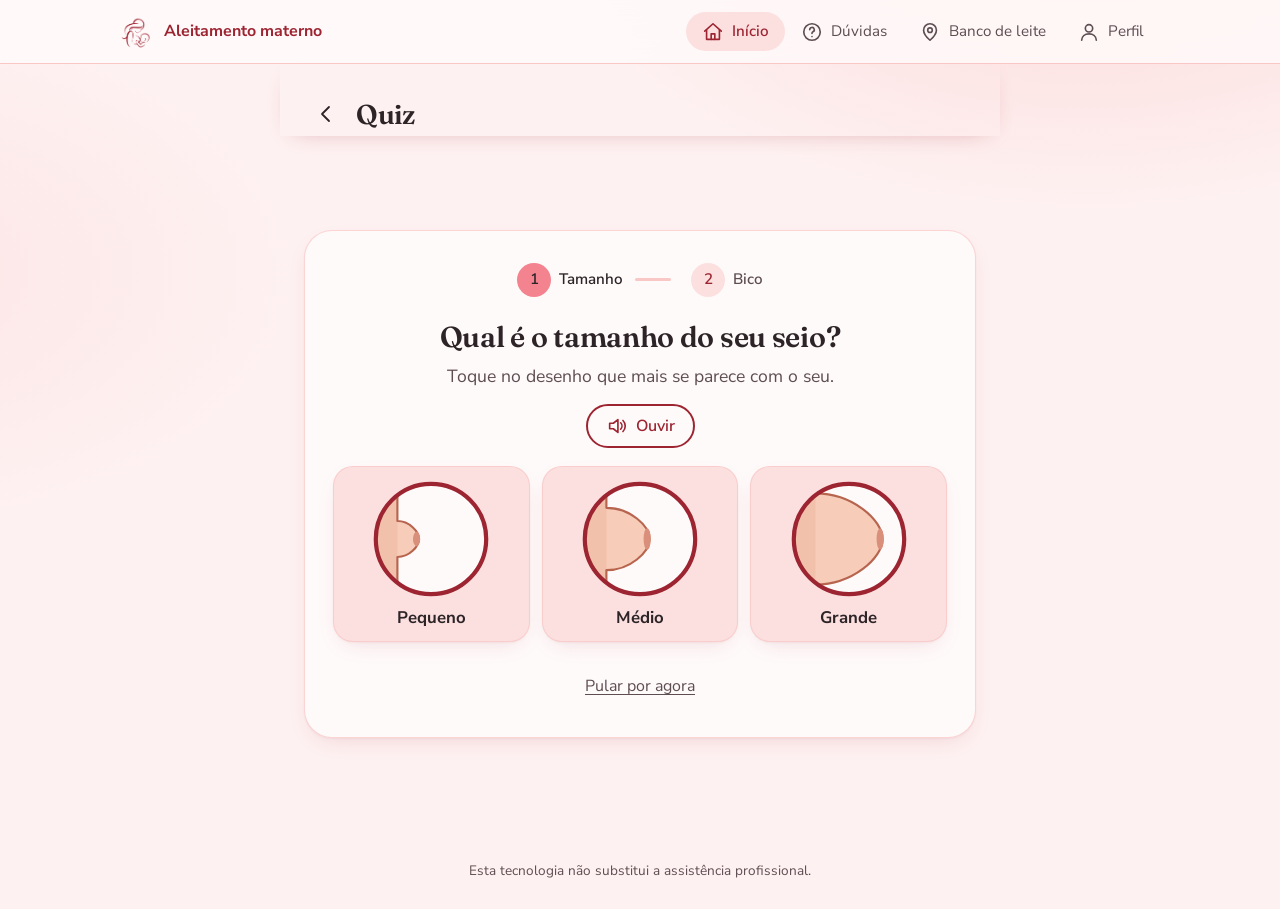
<file: index.html>
<!doctype html>
<html lang="pt-BR">
<head>
  <meta charset="utf-8">
  <meta name="viewport" content="width=device-width, initial-scale=1">
  <meta name="theme-color" content="#f9b9b9">
  <link rel="icon" href="imagens/favicon.png" type="image/png">
  <title>Início - Aleitamento materno</title>
  <link rel="preconnect" href="https://fonts.googleapis.com">
  <link rel="preconnect" href="https://fonts.gstatic.com" crossorigin>
  <link rel="stylesheet" href="https://fonts.googleapis.com/css2?family=Fraunces:opsz,wght@9..144,500;9..144,600&family=Nunito+Sans:wght@400;600;700&display=swap">
  <link rel="stylesheet" href="css/estilo.css">
  <script src="js/conteudo.js" defer></script>
  <script src="js/desenhos.js" defer></script>
  <script src="js/app.js" defer></script>
</head>
<body data-pagina="inicio" data-secao="inicio">
  <main class="conteudo">
    <section class="hero">
      <img class="logo-hero" src="imagens/logo.png" alt="" width="150" height="141">
      <h1>Aleitamento materno</h1>
      <p>Orientação para você e para o seu bebê</p>
    </section>
    <div id="area-quiz"></div>
    <h2 class="subtitulo">Ou escolha o tipo do seu bico</h2>
    <nav class="grade-tipos" id="lista-tipos" aria-label="Tipos de bico do seio"></nav>
    <h2 class="subtitulo">Atalhos</h2>
    <div class="lista" id="lista-atalhos"></div>
  </main>
</body>
</html>
</file>
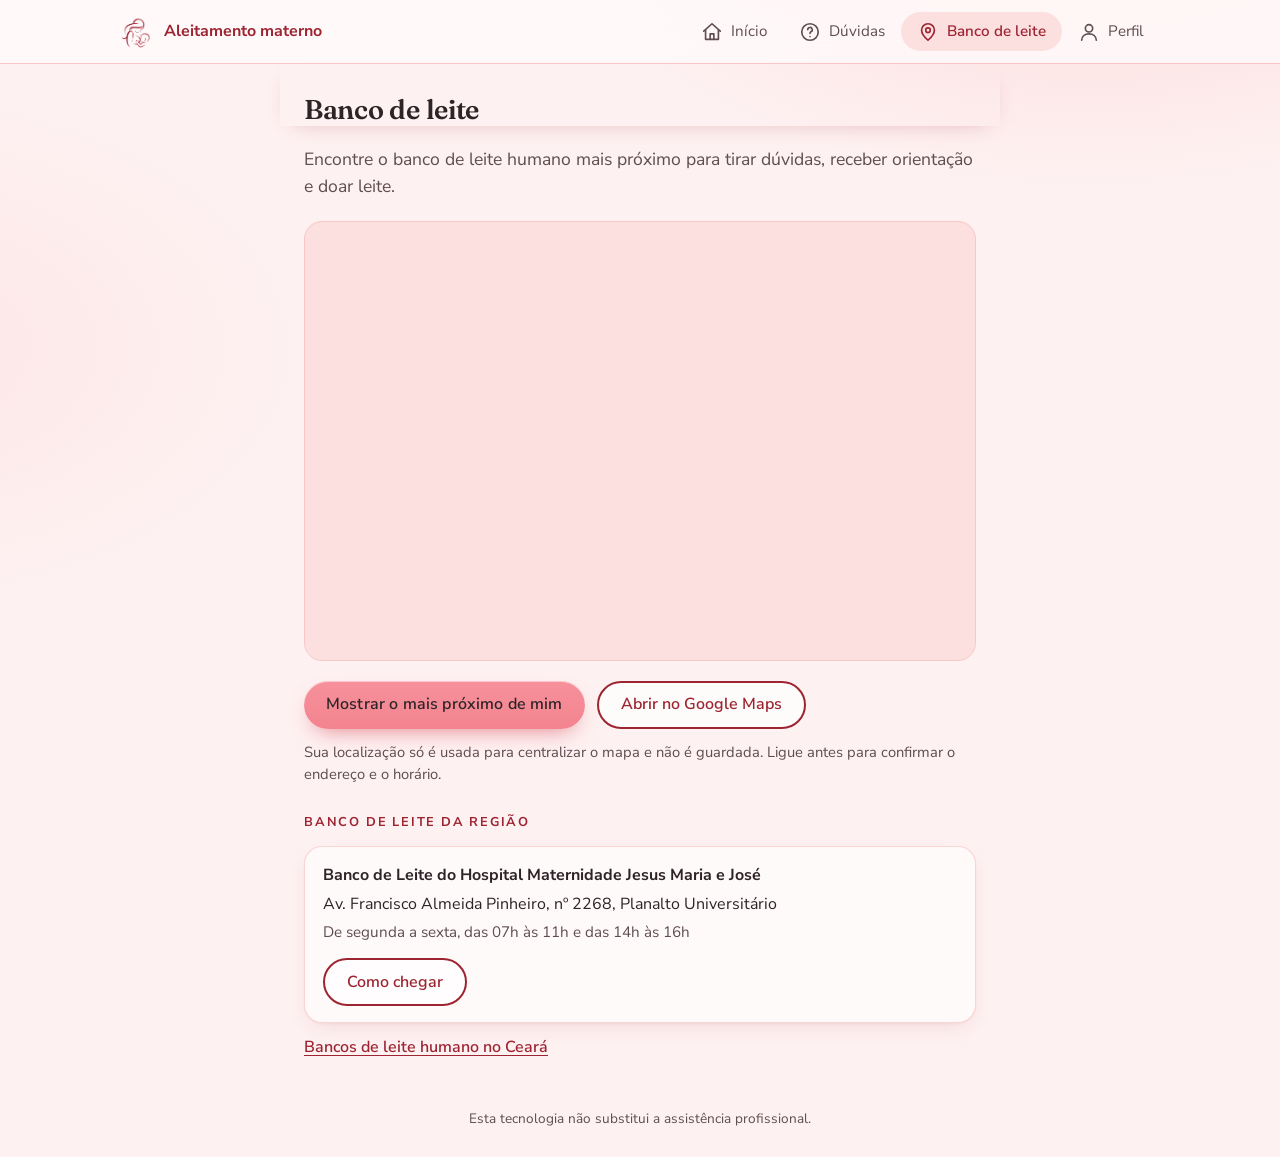
<file: bancos.html>
<!doctype html>
<html lang="pt-BR">
<head>
  <meta charset="utf-8">
  <meta name="viewport" content="width=device-width, initial-scale=1">
  <meta name="theme-color" content="#f9b9b9">
  <link rel="icon" href="imagens/favicon.png" type="image/png">
  <title>Banco de leite - Aleitamento materno</title>
  <link rel="preconnect" href="https://fonts.googleapis.com">
  <link rel="preconnect" href="https://fonts.gstatic.com" crossorigin>
  <link rel="stylesheet" href="https://fonts.googleapis.com/css2?family=Fraunces:opsz,wght@9..144,500;9..144,600&family=Nunito+Sans:wght@400;600;700&display=swap">
  <link rel="stylesheet" href="css/estilo.css">
  <script src="js/conteudo.js" defer></script>
  <script src="js/app.js" defer></script>
</head>
<body data-pagina="bancos" data-secao="bancos">
  <header class="topo">
    <h1>Banco de leite</h1>
  </header>
  <main class="conteudo">
    <p class="introducao">Encontre o banco de leite humano mais próximo para tirar dúvidas, receber orientação e doar leite.</p>
    <div id="mapa-bancos"></div>
    <h2 class="subtitulo">Banco de leite da região</h2>
    <div id="lista-bancos"></div>
    <a class="link-externo" href="https://www.ce.gov.br/saude/doeleitehumano/" target="_blank" rel="noopener">Bancos de leite humano no Ceará</a>
  </main>
  <footer class="rodape-aviso" data-aviso></footer>
</body>
</html>
</file>
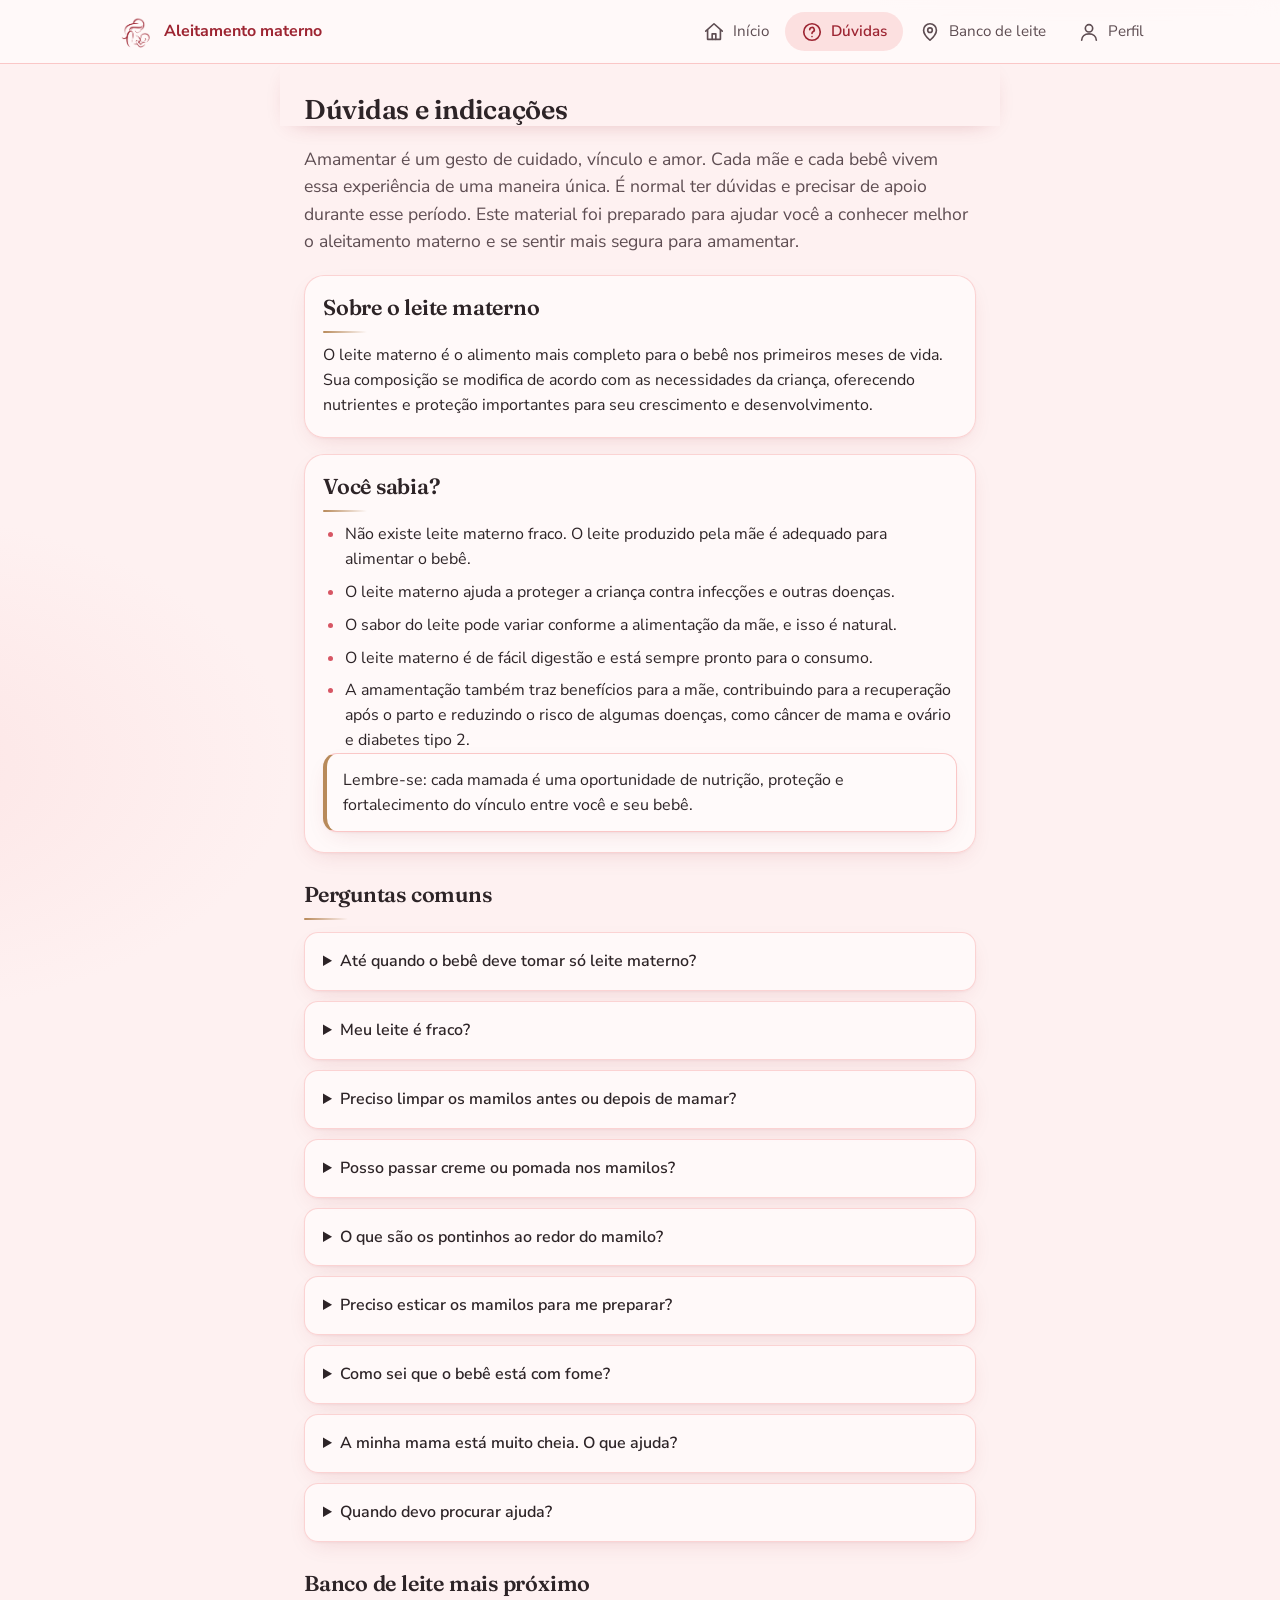
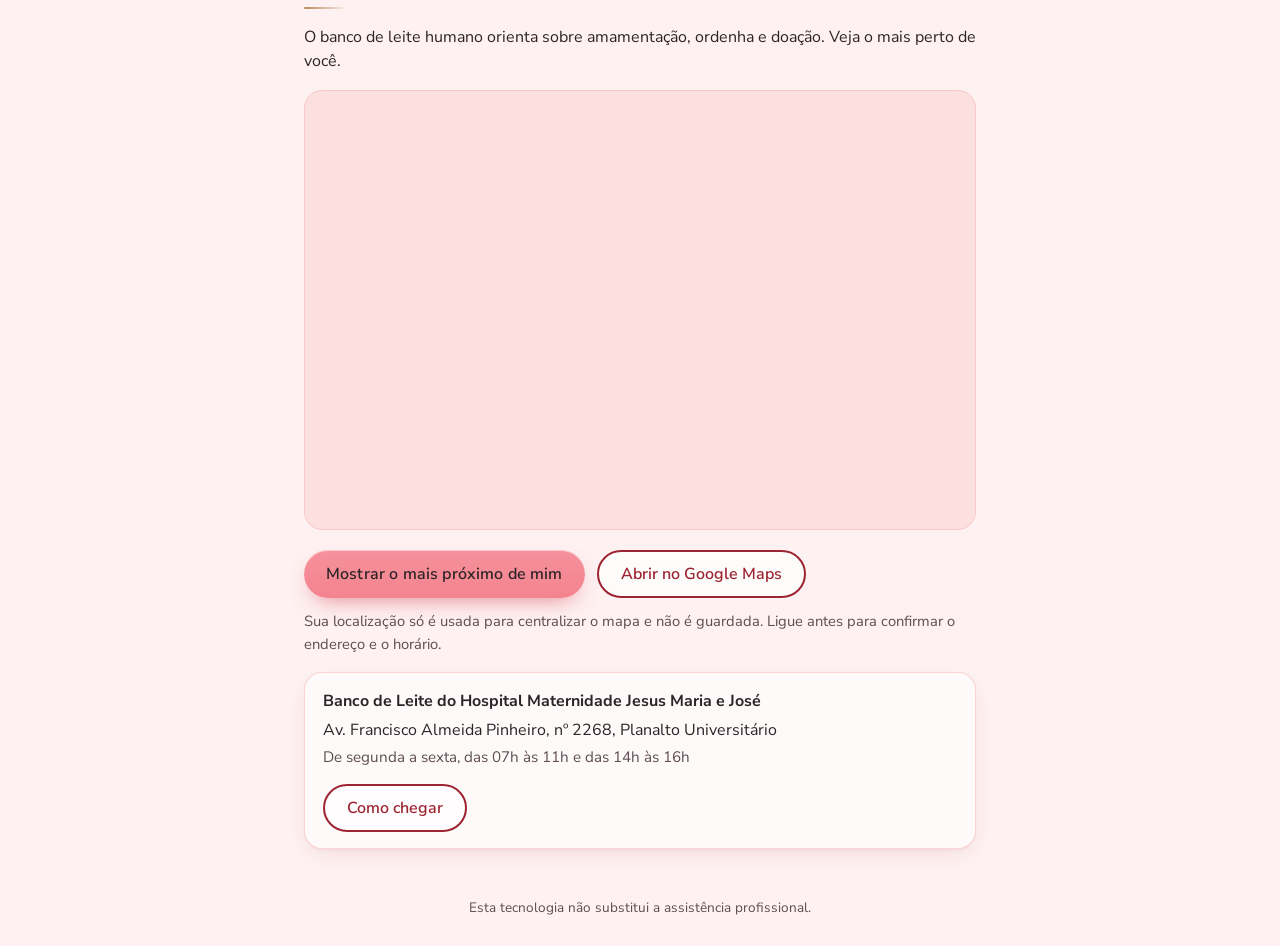
<file: duvidas.html>
<!doctype html>
<html lang="pt-BR">
<head>
  <meta charset="utf-8">
  <meta name="viewport" content="width=device-width, initial-scale=1">
  <meta name="theme-color" content="#f9b9b9">
  <link rel="icon" href="imagens/favicon.png" type="image/png">
  <title>Dúvidas e indicações - Aleitamento materno</title>
  <link rel="preconnect" href="https://fonts.googleapis.com">
  <link rel="preconnect" href="https://fonts.gstatic.com" crossorigin>
  <link rel="stylesheet" href="https://fonts.googleapis.com/css2?family=Fraunces:opsz,wght@9..144,500;9..144,600&family=Nunito+Sans:wght@400;600;700&display=swap">
  <link rel="stylesheet" href="css/estilo.css">
  <script src="js/conteudo.js" defer></script>
  <script src="js/app.js" defer></script>
</head>
<body data-pagina="duvidas" data-secao="duvidas">
  <header class="topo">
    <h1>Dúvidas e indicações</h1>
  </header>
  <main class="conteudo">
    <div id="lista-duvidas"></div>
    <section class="secao">
      <h2>Banco de leite mais próximo</h2>
      <p>O banco de leite humano orienta sobre amamentação, ordenha e doação. Veja o mais perto de você.</p>
      <div id="mapa-bancos"></div>
      <div id="lista-bancos"></div>
    </section>
  </main>
  <footer class="rodape-aviso" data-aviso></footer>
</body>
</html>
</file>
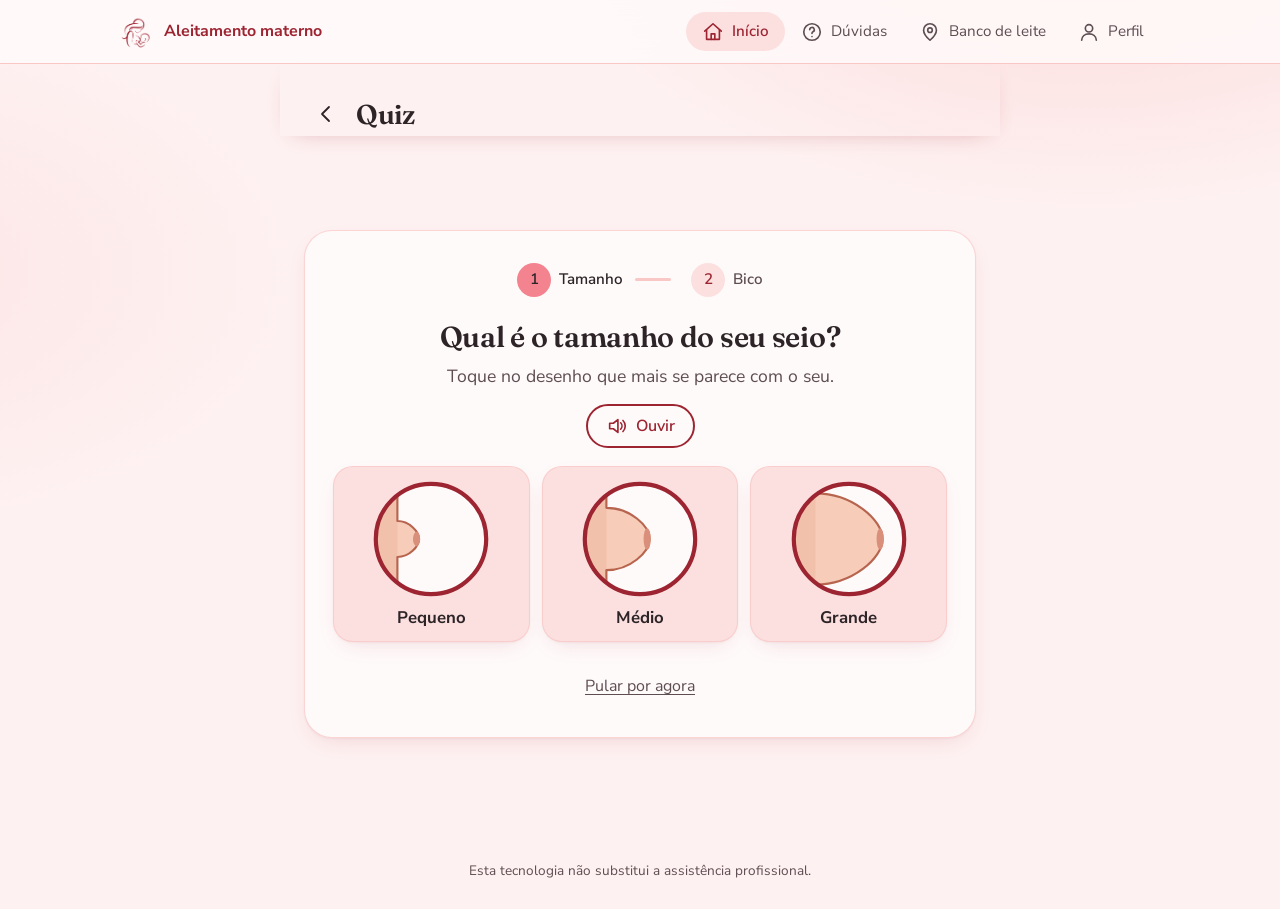
<file: modulo.html>
<!doctype html>
<html lang="pt-BR">
<head>
  <meta charset="utf-8">
  <meta name="viewport" content="width=device-width, initial-scale=1">
  <meta name="theme-color" content="#f9b9b9">
  <link rel="icon" href="imagens/favicon.png" type="image/png">
  <title>Módulo - Aleitamento materno</title>
  <link rel="preconnect" href="https://fonts.googleapis.com">
  <link rel="preconnect" href="https://fonts.gstatic.com" crossorigin>
  <link rel="stylesheet" href="https://fonts.googleapis.com/css2?family=Fraunces:opsz,wght@9..144,500;9..144,600&family=Nunito+Sans:wght@400;600;700&display=swap">
  <link rel="stylesheet" href="css/estilo.css">
  <script src="js/conteudo.js" defer></script>
  <script src="js/app.js" defer></script>
</head>
<body data-pagina="modulo" data-secao="inicio">
  <header class="topo">
    <a class="botao-icone" href="index.html" data-voltar aria-label="Voltar" data-icone="voltar"></a>
    <h1 id="titulo-modulo">Módulo</h1>
  </header>
  <main class="conteudo" id="conteudo-modulo"></main>
  <footer class="rodape-aviso" data-aviso></footer>
</body>
</html>
</file>
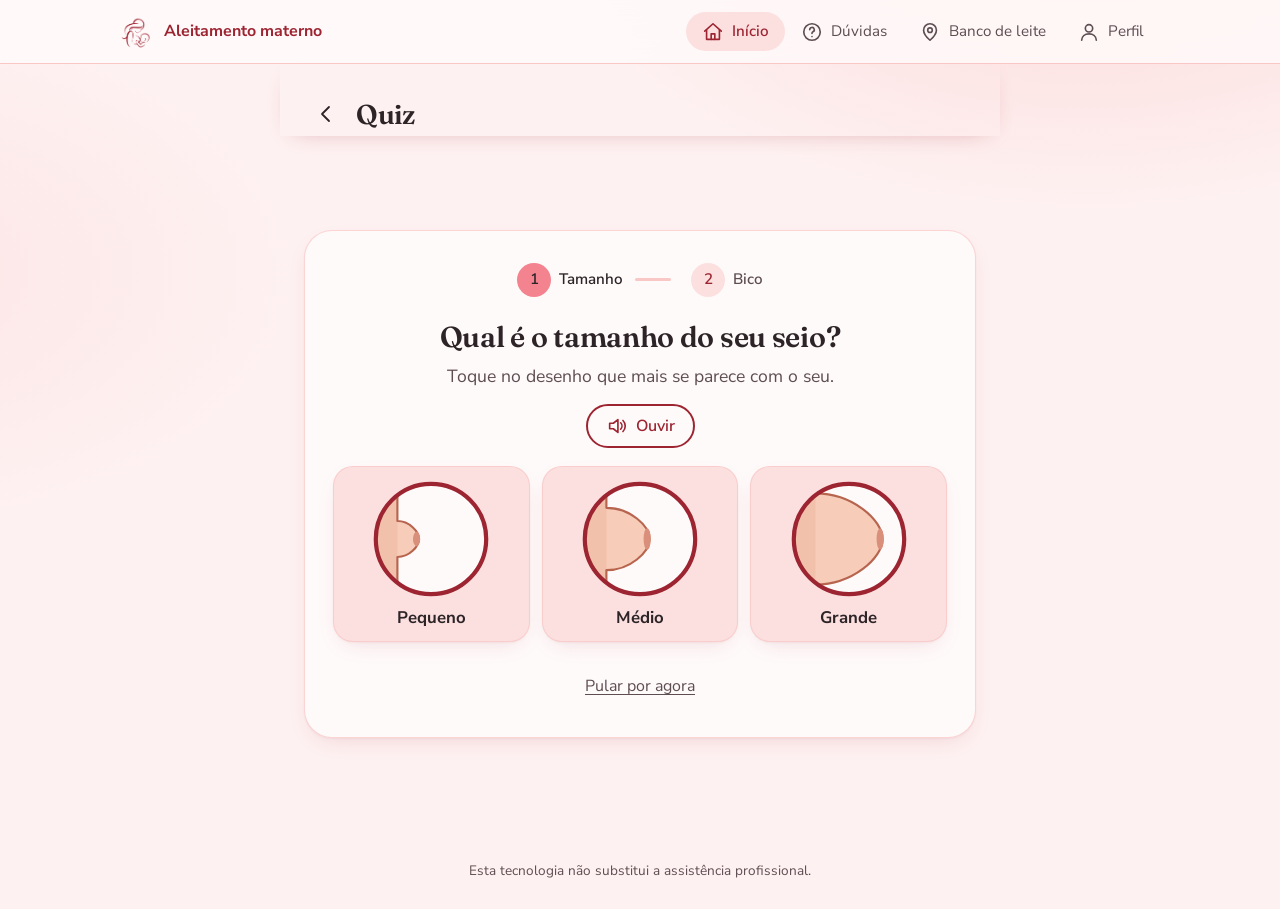
<file: modulos.html>
<!doctype html>
<html lang="pt-BR">
<head>
  <meta charset="utf-8">
  <meta name="viewport" content="width=device-width, initial-scale=1">
  <meta name="theme-color" content="#f9b9b9">
  <link rel="icon" href="imagens/favicon.png" type="image/png">
  <title>Módulos - Aleitamento materno</title>
  <link rel="preconnect" href="https://fonts.googleapis.com">
  <link rel="preconnect" href="https://fonts.gstatic.com" crossorigin>
  <link rel="stylesheet" href="https://fonts.googleapis.com/css2?family=Fraunces:opsz,wght@9..144,500;9..144,600&family=Nunito+Sans:wght@400;600;700&display=swap">
  <link rel="stylesheet" href="css/estilo.css">
  <script src="js/conteudo.js" defer></script>
  <script src="js/desenhos.js" defer></script>
  <script src="js/app.js" defer></script>
</head>
<body data-pagina="modulos" data-secao="inicio">
  <header class="topo">
    <a class="botao-icone" href="index.html" aria-label="Voltar" data-icone="voltar"></a>
    <h1 id="titulo-tipo">Módulos</h1>
  </header>
  <main class="conteudo">
    <div class="lista" id="lista-modulos"></div>
  </main>
</body>
</html>
</file>
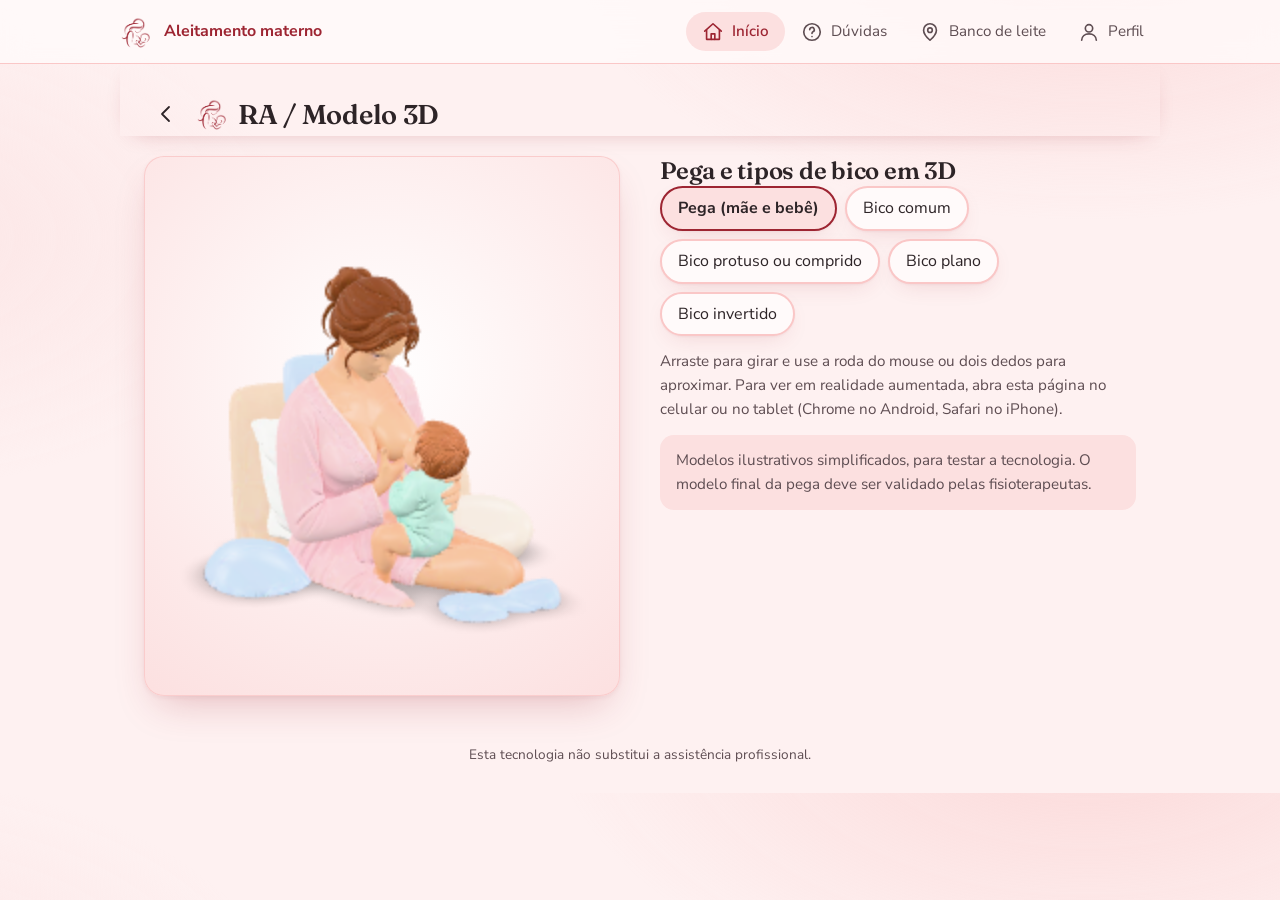
<file: pega-3d.html>
<!doctype html>
<html lang="pt-BR">
<head>
  <meta charset="utf-8">
  <meta name="viewport" content="width=device-width, initial-scale=1">
  <meta name="theme-color" content="#f9b9b9">
  <link rel="icon" href="imagens/favicon.png" type="image/png">
  <title>RA e modelo 3D - Aleitamento materno</title>
  <link rel="preconnect" href="https://fonts.googleapis.com">
  <link rel="preconnect" href="https://fonts.gstatic.com" crossorigin>
  <link rel="stylesheet" href="https://fonts.googleapis.com/css2?family=Fraunces:opsz,wght@9..144,500;9..144,600&family=Nunito+Sans:wght@400;600;700&display=swap">
  <link rel="stylesheet" href="css/estilo.css">
  <script src="js/conteudo.js" defer></script>
  <script src="js/app.js" defer></script>
</head>
<body data-pagina="pega-3d" data-secao="inicio">
  <header class="topo">
    <a class="botao-icone" href="pega.html" aria-label="Voltar" data-icone="voltar"></a>
    <img class="logo" src="imagens/logo.png" alt="" width="34" height="32">
    <h1>RA / Modelo 3D</h1>
  </header>
  <main class="conteudo largo">
    <div class="duas-colunas">
      <model-viewer
        id="visualizador"
        src="modelos/pega-cavalinho.glb"
        alt="Modelo 3D de uma mãe amamentando o bebê"
        camera-orbit="40deg 78deg auto"
        camera-controls
        touch-action="pan-y"
        auto-rotate
        shadow-intensity="0.6"
        ar
        ar-modes="webxr scene-viewer quick-look">
        <button slot="ar-button" class="botao" type="button">
          <span data-icone="cubo"></span>
          Ver no seu espaço
        </button>
      </model-viewer>
      <div>
        <h2>Pega e tipos de bico em 3D</h2>
        <div class="opcoes-3d" id="tipos-3d" role="group" aria-label="Tipo de bico"></div>
        <p class="aviso-3d" id="aviso-3d">Carregando o modelo 3D...</p>
        <p class="nota">Modelos ilustrativos simplificados, para testar a tecnologia. O modelo final da pega deve ser validado pelas fisioterapeutas.</p>
        <p class="erro-3d" id="erro-3d" hidden>Não foi possível carregar o modelo 3D. Abra o site pelo endereço publicado (https) ou por um servidor local, e não clicando duas vezes no arquivo.</p>
      </div>
    </div>
  </main>
  <footer class="rodape-aviso" data-aviso></footer>
  <script type="module" src="js/model-viewer.min.js"></script>
</body>
</html>
</file>
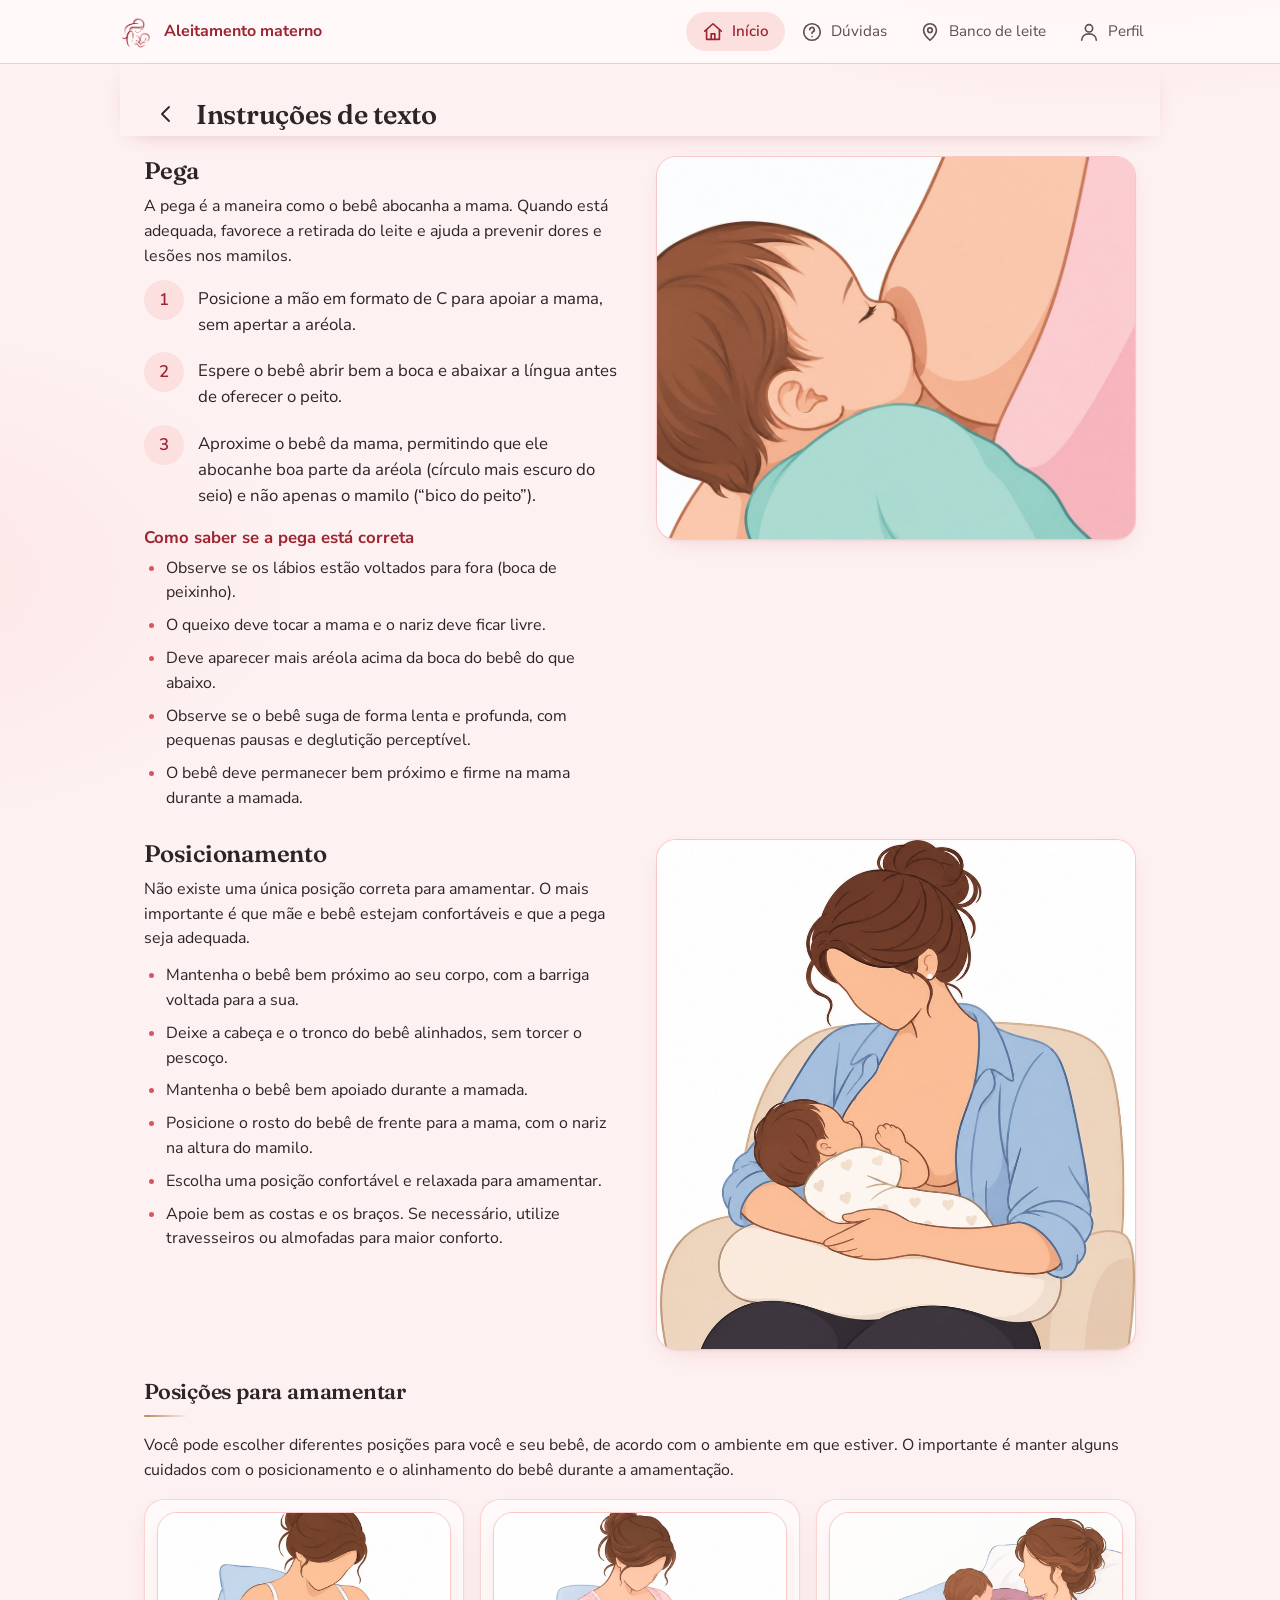
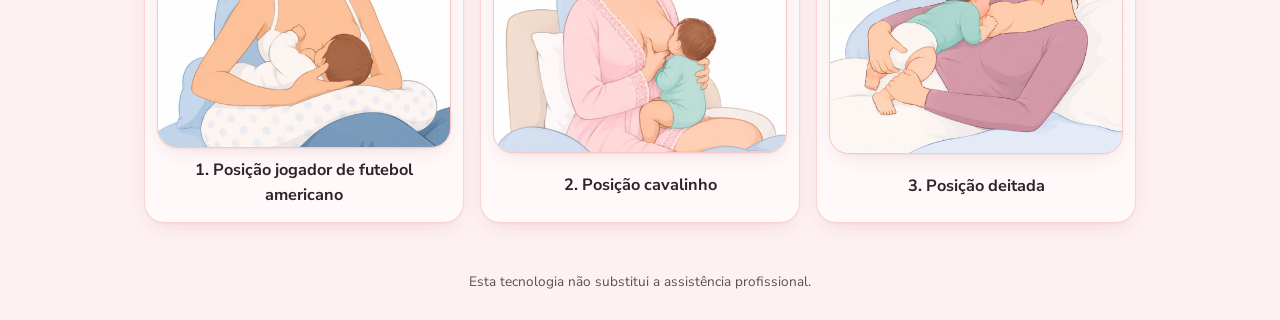
<file: pega-texto.html>
<!doctype html>
<html lang="pt-BR">
<head>
  <meta charset="utf-8">
  <meta name="viewport" content="width=device-width, initial-scale=1">
  <meta name="theme-color" content="#f9b9b9">
  <link rel="icon" href="imagens/favicon.png" type="image/png">
  <title>Instruções de texto - Aleitamento materno</title>
  <link rel="preconnect" href="https://fonts.googleapis.com">
  <link rel="preconnect" href="https://fonts.gstatic.com" crossorigin>
  <link rel="stylesheet" href="https://fonts.googleapis.com/css2?family=Fraunces:opsz,wght@9..144,500;9..144,600&family=Nunito+Sans:wght@400;600;700&display=swap">
  <link rel="stylesheet" href="css/estilo.css">
  <script src="js/conteudo.js" defer></script>
  <script src="js/app.js" defer></script>
</head>
<body data-pagina="pega-texto" data-secao="inicio">
  <header class="topo">
    <a class="botao-icone" href="pega.html" aria-label="Voltar" data-icone="voltar"></a>
    <h1>Instruções de texto</h1>
  </header>
  <main class="conteudo largo">
    <div id="pega-passos"></div>
  </main>
  <footer class="rodape-aviso" data-aviso></footer>
</body>
</html>
</file>
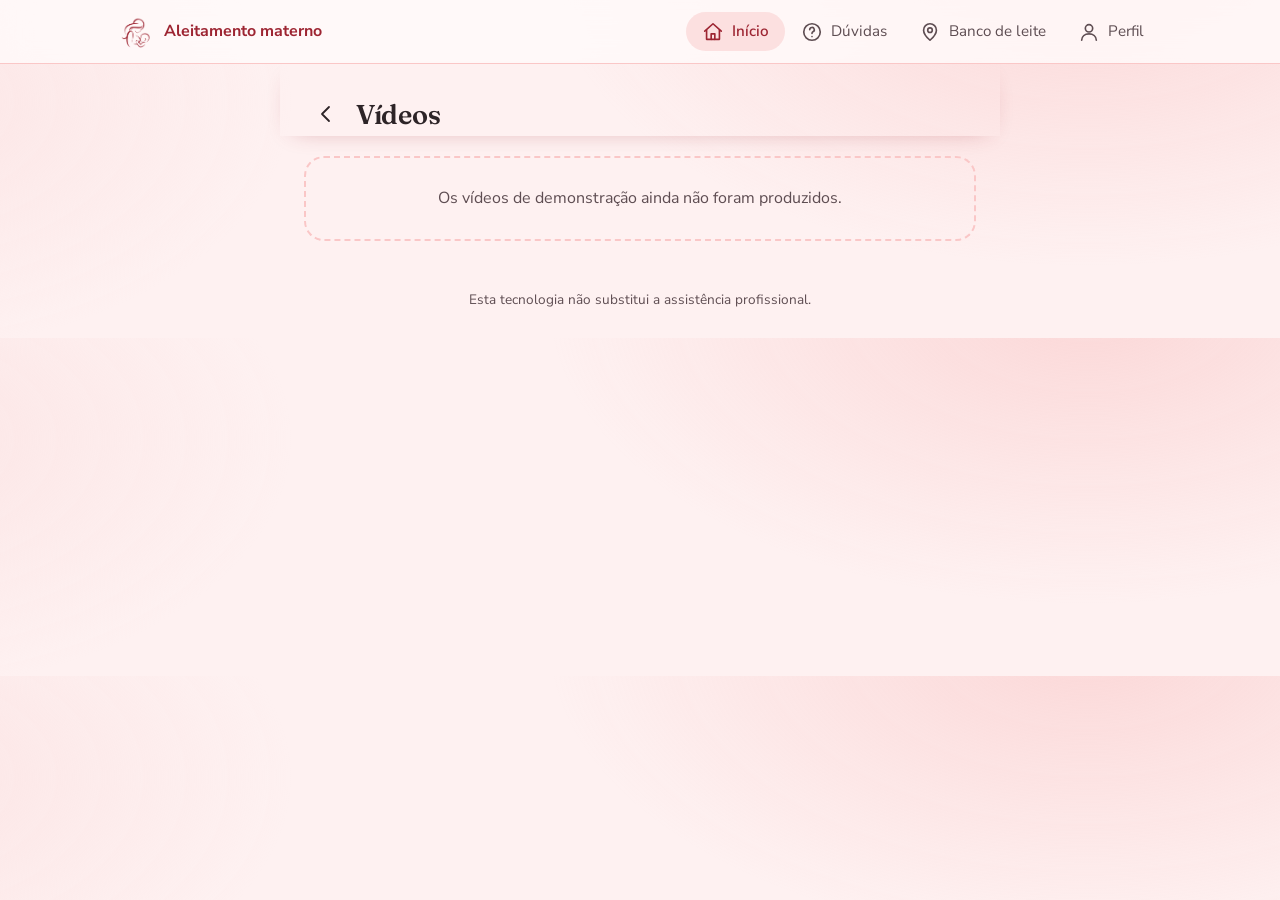
<file: pega-video.html>
<!doctype html>
<html lang="pt-BR">
<head>
  <meta charset="utf-8">
  <meta name="viewport" content="width=device-width, initial-scale=1">
  <meta name="theme-color" content="#f9b9b9">
  <link rel="icon" href="imagens/favicon.png" type="image/png">
  <title>Vídeos - Aleitamento materno</title>
  <link rel="preconnect" href="https://fonts.googleapis.com">
  <link rel="preconnect" href="https://fonts.gstatic.com" crossorigin>
  <link rel="stylesheet" href="https://fonts.googleapis.com/css2?family=Fraunces:opsz,wght@9..144,500;9..144,600&family=Nunito+Sans:wght@400;600;700&display=swap">
  <link rel="stylesheet" href="css/estilo.css">
  <script src="js/conteudo.js" defer></script>
  <script src="js/app.js" defer></script>
</head>
<body data-pagina="pega-video" data-secao="inicio">
  <header class="topo">
    <a class="botao-icone" href="pega.html" aria-label="Voltar" data-icone="voltar"></a>
    <h1>Vídeos</h1>
  </header>
  <main class="conteudo">
    <div class="vazio">Os vídeos de demonstração ainda não foram produzidos.</div>
  </main>
  <footer class="rodape-aviso" data-aviso></footer>
</body>
</html>
</file>
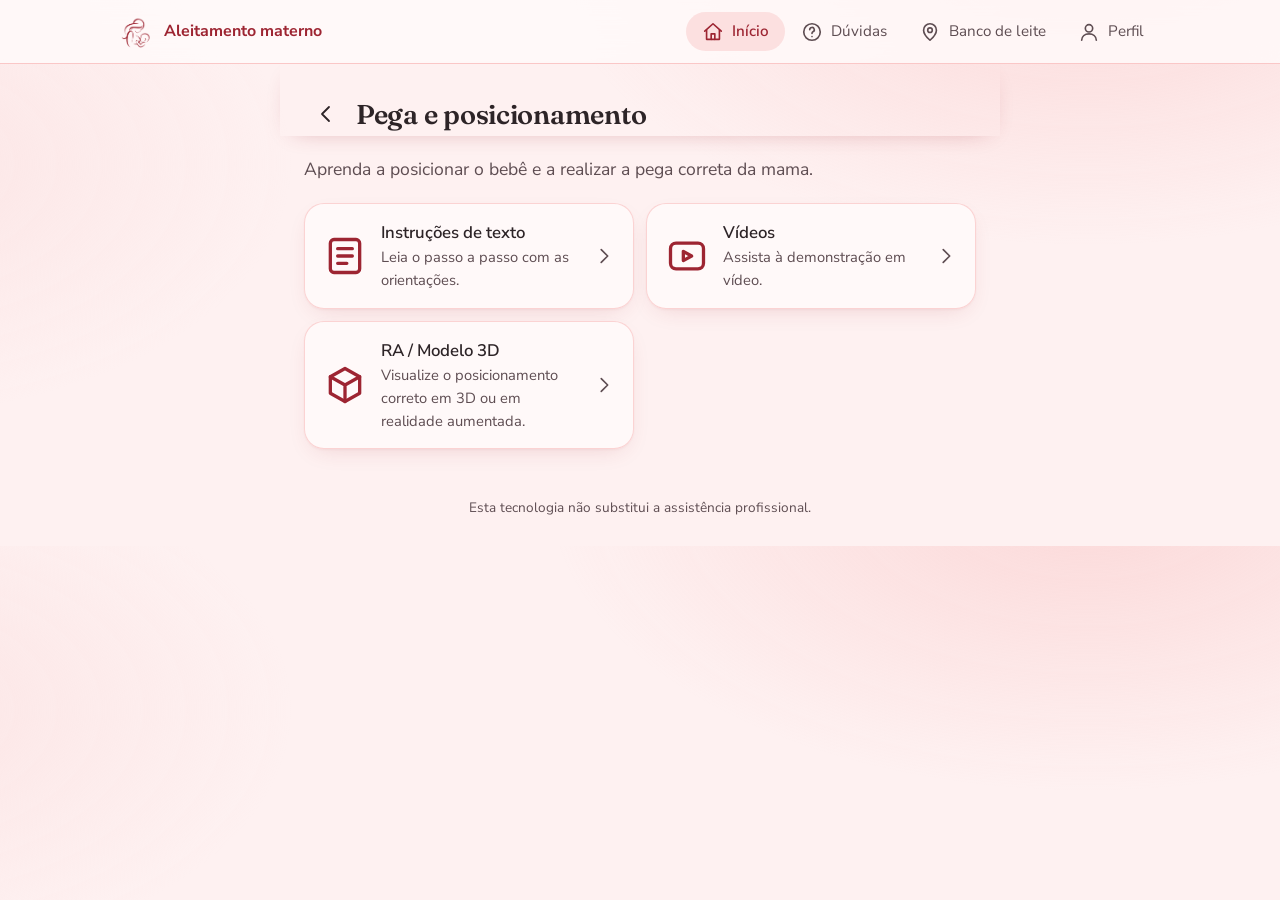
<file: pega.html>
<!doctype html>
<html lang="pt-BR">
<head>
  <meta charset="utf-8">
  <meta name="viewport" content="width=device-width, initial-scale=1">
  <meta name="theme-color" content="#f9b9b9">
  <link rel="icon" href="imagens/favicon.png" type="image/png">
  <title>Pega e posicionamento - Aleitamento materno</title>
  <link rel="preconnect" href="https://fonts.googleapis.com">
  <link rel="preconnect" href="https://fonts.gstatic.com" crossorigin>
  <link rel="stylesheet" href="https://fonts.googleapis.com/css2?family=Fraunces:opsz,wght@9..144,500;9..144,600&family=Nunito+Sans:wght@400;600;700&display=swap">
  <link rel="stylesheet" href="css/estilo.css">
  <script src="js/conteudo.js" defer></script>
  <script src="js/app.js" defer></script>
</head>
<body data-pagina="pega" data-secao="inicio">
  <header class="topo">
    <a class="botao-icone" href="index.html" data-voltar aria-label="Voltar" data-icone="voltar"></a>
    <h1>Pega e posicionamento</h1>
  </header>
  <main class="conteudo">
    <p class="introducao">Aprenda a posicionar o bebê e a realizar a pega correta da mama.</p>
    <div class="lista">
      <a class="cartao" href="pega-texto.html">
        <span class="icone" data-icone="lista"></span>
        <div class="texto">
          <strong>Instruções de texto</strong>
          <span>Leia o passo a passo com as orientações.</span>
        </div>
        <span class="seta" data-icone="seta"></span>
      </a>
      <a class="cartao" href="pega-video.html">
        <span class="icone" data-icone="video"></span>
        <div class="texto">
          <strong>Vídeos</strong>
          <span>Assista à demonstração em vídeo.</span>
        </div>
        <span class="seta" data-icone="seta"></span>
      </a>
      <a class="cartao" href="pega-3d.html">
        <span class="icone" data-icone="cubo"></span>
        <div class="texto">
          <strong>RA / Modelo 3D</strong>
          <span>Visualize o posicionamento correto em 3D ou em realidade aumentada.</span>
        </div>
        <span class="seta" data-icone="seta"></span>
      </a>
    </div>
  </main>
  <footer class="rodape-aviso" data-aviso></footer>
</body>
</html>
</file>
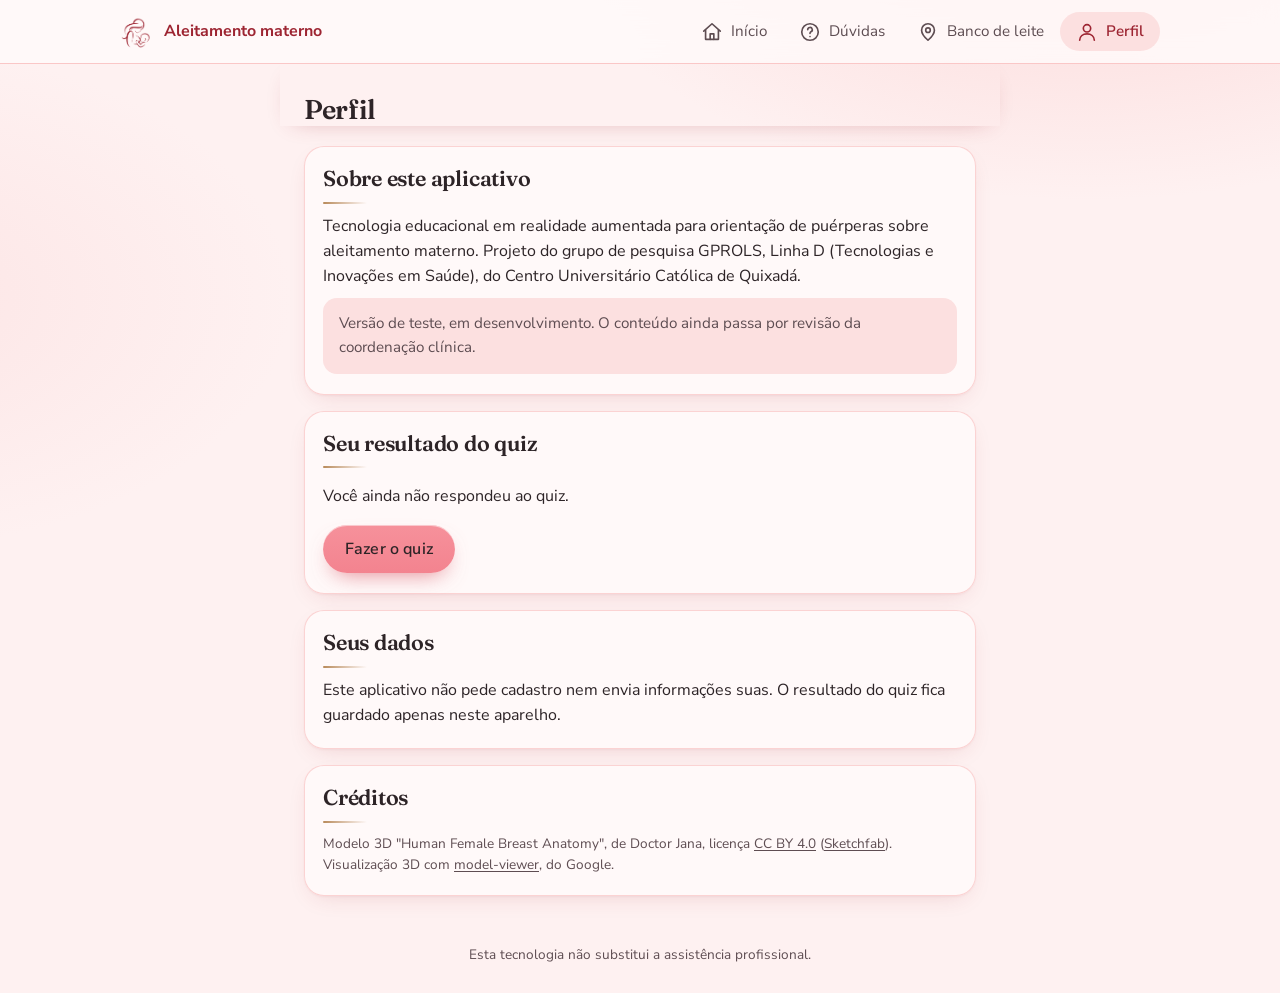
<file: perfil.html>
<!doctype html>
<html lang="pt-BR">
<head>
  <meta charset="utf-8">
  <meta name="viewport" content="width=device-width, initial-scale=1">
  <meta name="theme-color" content="#f9b9b9">
  <link rel="icon" href="imagens/favicon.png" type="image/png">
  <title>Perfil - Aleitamento materno</title>
  <link rel="preconnect" href="https://fonts.googleapis.com">
  <link rel="preconnect" href="https://fonts.gstatic.com" crossorigin>
  <link rel="stylesheet" href="https://fonts.googleapis.com/css2?family=Fraunces:opsz,wght@9..144,500;9..144,600&family=Nunito+Sans:wght@400;600;700&display=swap">
  <link rel="stylesheet" href="css/estilo.css">
  <script src="js/conteudo.js" defer></script>
  <script src="js/app.js" defer></script>
</head>
<body data-pagina="perfil" data-secao="perfil">
  <header class="topo">
    <h1>Perfil</h1>
  </header>
  <main class="conteudo">
    <section class="secao painel">
      <h2>Sobre este aplicativo</h2>
      <p>Tecnologia educacional em realidade aumentada para orientação de puérperas sobre aleitamento materno. Projeto do grupo de pesquisa GPROLS, Linha D (Tecnologias e Inovações em Saúde), do Centro Universitário Católica de Quixadá.</p>
      <p class="nota">Versão de teste, em desenvolvimento. O conteúdo ainda passa por revisão da coordenação clínica.</p>
    </section>
    <section class="secao painel">
      <h2>Seu resultado do quiz</h2>
      <div id="perfil-quiz"></div>
    </section>
    <section class="secao painel">
      <h2>Seus dados</h2>
      <p>Este aplicativo não pede cadastro nem envia informações suas. O resultado do quiz fica guardado apenas neste aparelho.</p>
    </section>
    <section class="secao painel">
      <h2>Créditos</h2>
      <p class="creditos">
        Modelo 3D "Human Female Breast Anatomy", de Doctor Jana, licença
        <a href="https://creativecommons.org/licenses/by/4.0/" target="_blank" rel="noopener">CC BY 4.0</a>
        (<a href="https://sketchfab.com/3d-models/human-female-breast-anatomy-e521ddef44924d67a612d41764779505" target="_blank" rel="noopener">Sketchfab</a>).
        Visualização 3D com <a href="https://modelviewer.dev/" target="_blank" rel="noopener">model-viewer</a>, do Google.
      </p>
    </section>
  </main>
  <footer class="rodape-aviso" data-aviso></footer>
</body>
</html>
</file>
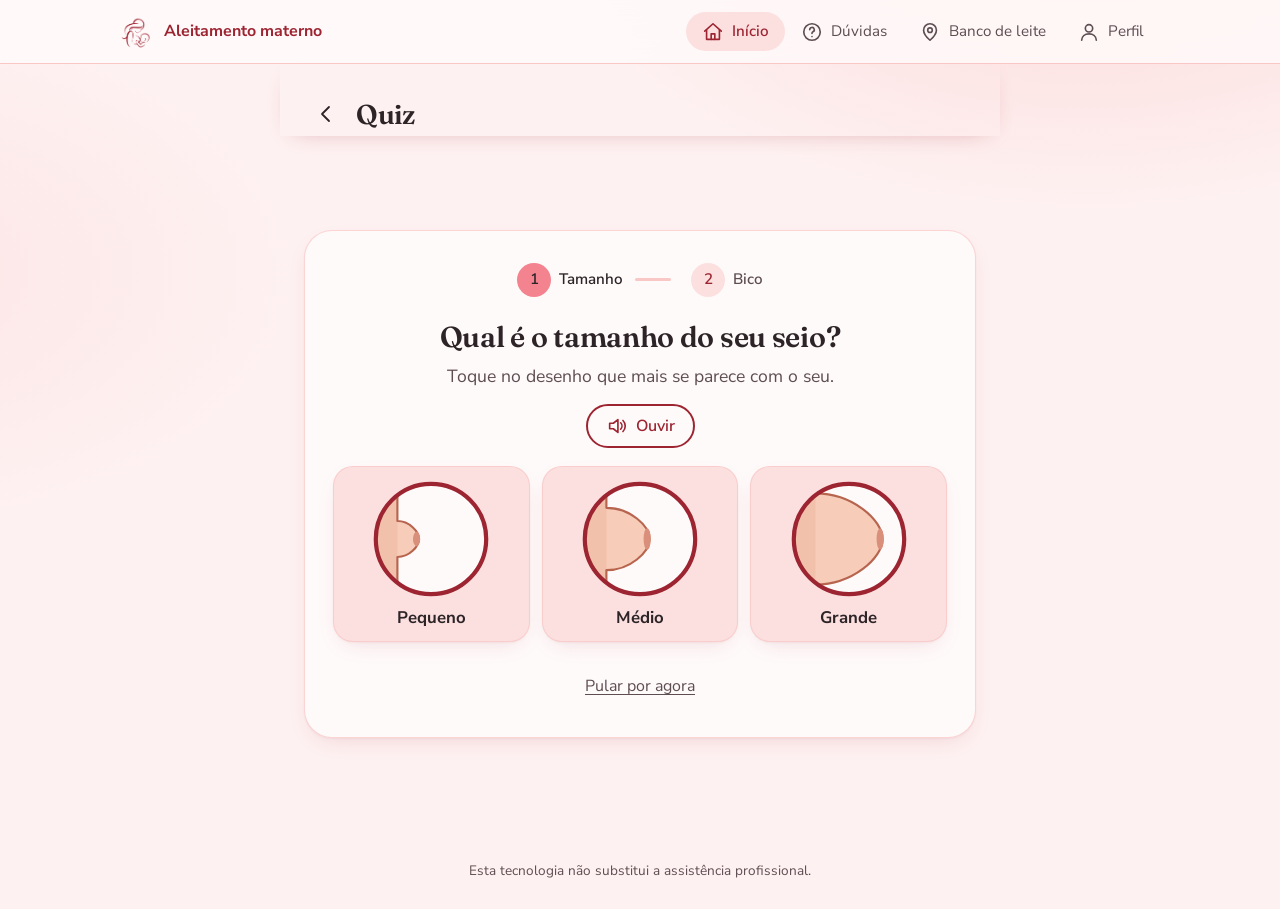
<file: quiz.html>
<!doctype html>
<html lang="pt-BR">
<head>
  <meta charset="utf-8">
  <meta name="viewport" content="width=device-width, initial-scale=1">
  <meta name="theme-color" content="#f9b9b9">
  <link rel="icon" href="imagens/favicon.png" type="image/png">
  <title>Quiz - Aleitamento materno</title>
  <link rel="preconnect" href="https://fonts.googleapis.com">
  <link rel="preconnect" href="https://fonts.gstatic.com" crossorigin>
  <link rel="stylesheet" href="https://fonts.googleapis.com/css2?family=Fraunces:opsz,wght@9..144,500;9..144,600&family=Nunito+Sans:wght@400;600;700&display=swap">
  <link rel="stylesheet" href="css/estilo.css">
  <script src="js/conteudo.js" defer></script>
  <script src="js/desenhos.js" defer></script>
  <script src="js/app.js" defer></script>
  <script src="js/quiz.js" defer></script>
</head>
<body data-pagina="quiz" data-secao="inicio">
  <header class="topo">
    <a class="botao-icone" href="index.html" aria-label="Voltar" data-icone="voltar"></a>
    <h1>Quiz</h1>
  </header>
  <main class="conteudo quiz" id="quiz"></main>
  <footer class="rodape-aviso" data-aviso></footer>
</body>
</html>
</file>
<file: css/estilo.css>
/* Paleta enviada pela equipe de saúde, nos tons rosados: --topo (#f9b9b9) e --destaque (#f3838f) vêm direto dela.
   Fundo, superfície, cartão e borda são o mesmo rosa misturado com branco.
   Texto branco sobre esses rosas dá contraste baixo, então botões levam texto escuro e textos e ícones
   coloridos usam --destaque-escuro, o mesmo rosa escurecido (contraste acima de 4,5:1). */
   :root {
    --fundo: #fef1f1;
    --superficie: #fffafa;
    --topo: #f9b9b9;
    --cartao: #fce0e0;
    --cartao-hover: #fbcece;
    --borda: #fac7c7;
    --texto: #2d2427;
    --texto-suave: #5e4d52;
    --destaque: #f3838f;
    --destaque-hover: #f3686d;
    --destaque-medio: #d75664;
    --destaque-escuro: #9d2532;
    --altura-barra: 64px;
  }
  
  * { box-sizing: border-box; }
  
  html { -webkit-text-size-adjust: 100%; }
  
  body {
    margin: 0;
    background: var(--fundo);
    color: var(--texto);
    font-family: system-ui, -apple-system, "Segoe UI", Roboto, "Helvetica Neue", Arial, sans-serif;
    font-size: 1rem;
    line-height: 1.55;
    padding-bottom: calc(72px + env(safe-area-inset-bottom));
  }
  
  a { color: inherit; text-decoration: none; }
  
  h1, h2, h3 { line-height: 1.25; margin: 0; }
  
  svg { display: block; }
  
  :focus-visible {
    outline: 3px solid var(--destaque-escuro);
    outline-offset: 2px;
  }
  
  /* ---------- barra de navegação ---------- */
  
  .barra {
    position: fixed;
    left: 0;
    right: 0;
    bottom: 0;
    z-index: 20;
    display: flex;
    background: var(--superficie);
    border-top: 1px solid var(--borda);
    padding-bottom: env(safe-area-inset-bottom);
  }
  
  .barra a {
    flex: 1;
    display: flex;
    flex-direction: column;
    align-items: center;
    gap: 2px;
    padding: 10px 0 8px;
    font-size: 0.8rem;
    color: var(--texto-suave);
  }
  
  .barra a svg { width: 26px; height: 26px; }
  
  .barra a[aria-current="page"] {
    color: var(--destaque-escuro);
    font-weight: 600;
  }
  
  @media (max-width: 899px) {
    .barra a[aria-current="page"] svg { background: var(--cartao); border-radius: 12px; padding: 2px 10px; width: 48px; }
  }
  
  .barra .marca { display: none; }
  
  /* ---------- cabeçalho de cada tela ---------- */
  
  .topo {
    position: sticky;
    top: 0;
    z-index: 10;
    display: flex;
    align-items: center;
    gap: 8px;
    padding: 10px 12px;
    background: var(--topo);
    border-bottom: 1px solid var(--borda);
  }
  
  .topo h1 {
    flex: 1;
    font-size: 1.2rem;
    font-weight: 600;
  }
  
  .botao-icone {
    flex: none;
    display: grid;
    place-items: center;
    width: 44px;
    height: 44px;
    padding: 0;
    border: 0;
    border-radius: 50%;
    background: transparent;
    color: var(--texto);
    cursor: pointer;
  }
  
  .botao-icone:hover { background: rgba(255, 255, 255, 0.45); }
  .botao-icone svg { width: 24px; height: 24px; }
  
  
  /* ---------- conteúdo ---------- */
  
  .conteudo {
    width: 100%;
    max-width: 720px;
    margin: 0 auto;
    padding: 20px 16px 32px;
  }
  
  .conteudo.largo { max-width: 1040px; }
  
  .saudacao {
    display: flex;
    align-items: center;
    gap: 16px;
    margin-bottom: 24px;
  }
  
  .saudacao h1 { font-size: 2rem; }
  .saudacao p { margin: 2px 0 0; font-size: 1.15rem; color: var(--texto-suave); }
  
  .logo-grande {
    flex: none;
    width: 72px;
    height: 72px;
  }
  
  .introducao {
    margin: 0 0 20px;
    font-size: 1.1rem;
    color: var(--texto-suave);
  }
  
  /* ---------- cartões de navegação ---------- */
  
  .lista {
    display: grid;
    gap: 12px;
  }
  
  .cartao {
    display: flex;
    align-items: center;
    gap: 14px;
    min-height: 72px;
    padding: 16px 18px;
    background: var(--cartao);
    border-radius: 20px;
    transition: background 0.15s;
  }
  
  .cartao:hover { background: var(--cartao-hover); }
  
  .cartao .icone {
    flex: none;
    width: 44px;
    height: 44px;
    color: var(--destaque-escuro);
  }
  
  .cartao .icone svg { width: 100%; height: 100%; }
  
  .cartao .texto { flex: 1; min-width: 0; }
  .cartao strong { display: block; font-size: 1.05rem; font-weight: 600; }
  .cartao .texto span { display: block; color: var(--texto-suave); font-size: 0.92rem; }
  
  .cartao .seta {
    flex: none;
    width: 22px;
    height: 22px;
    color: var(--texto-suave);
  }
  
  .cartao .seta svg { width: 100%; height: 100%; }
  
  /* ---------- passos, listas e checklist ---------- */
  
  .secao { margin-top: 28px; }
  .secao:first-child { margin-top: 0; }
  .secao > h2 { font-size: 1.2rem; margin-bottom: 12px; }
  
  .passos {
    list-style: none;
    margin: 0;
    padding: 0;
    display: grid;
    gap: 14px;
    counter-reset: passo;
  }
  
  .passos li {
    display: flex;
    align-items: flex-start;
    gap: 14px;
    counter-increment: passo;
    font-size: 1.05rem;
  }
  
  .passos li::before {
    content: counter(passo);
    flex: none;
    display: grid;
    place-items: center;
    width: 40px;
    height: 40px;
    border-radius: 50%;
    background: var(--cartao);
    color: var(--destaque-escuro);
    font-weight: 600;
  }
  
  .passos li span { padding-top: 6px; }
  
  .marcadores {
    margin: 0;
    padding-left: 22px;
    display: grid;
    gap: 8px;
  }
  
  .marcadores li::marker { color: var(--destaque-medio); }
  
  .checklist {
    list-style: none;
    margin: 0;
    padding: 0;
    display: grid;
    gap: 8px;
  }
  
  .checklist label {
    display: flex;
    align-items: flex-start;
    gap: 12px;
    padding: 12px 14px;
    background: var(--superficie);
    border: 1px solid var(--borda);
    border-radius: 14px;
    cursor: pointer;
  }
  
  .checklist input {
    flex: none;
    width: 22px;
    height: 22px;
    margin: 1px 0 0;
    accent-color: var(--destaque-escuro);
  }
  
  .checklist input:checked + span {
    color: var(--texto-suave);
    text-decoration: line-through;
  }
  
  .nota,
  .destaque {
    margin: 14px 0 0;
    padding: 14px 16px;
    border-radius: 14px;
    font-size: 0.95rem;
  }
  
  .nota { background: var(--cartao); color: var(--texto-suave); }
  
  .destaque {
    background: var(--superficie);
    border: 1px solid var(--borda);
    border-left: 5px solid var(--destaque);
    color: var(--texto);
    font-size: 1rem;
  }
  
  .link-externo {
    display: inline-block;
    margin-top: 12px;
    color: var(--destaque-escuro);
    font-weight: 600;
    text-decoration: underline;
    text-underline-offset: 3px;
  }
  
  .vazio {
    padding: 28px 20px;
    border: 2px dashed var(--borda);
    border-radius: 20px;
    text-align: center;
    color: var(--texto-suave);
  }
  
  .espaco-imagem {
    display: grid;
    place-items: center;
    aspect-ratio: 4 / 3;
    padding: 16px;
    border: 2px dashed var(--borda);
    border-radius: 20px;
    background: var(--superficie);
    text-align: center;
    color: var(--texto-suave);
  }
  
  .rodape-aviso {
    max-width: 720px;
    margin: 0 auto;
    padding: 8px 16px 28px;
    text-align: center;
    font-size: 0.85rem;
    color: var(--texto-suave);
  }
  
  /* ---------- telas com duas colunas ---------- */
  
  .duas-colunas {
    display: grid;
    gap: 24px;
  }
  
  /* ---------- visualizador 3D ---------- */
  
  model-viewer {
    display: block;
    width: 100%;
    height: 58vh;
    min-height: 320px;
    max-height: 560px;
    border-radius: 20px;
    background: radial-gradient(circle at 50% 40%, #ffffff 0%, var(--cartao) 100%);
    --progress-bar-color: var(--destaque);
  }
  
  .botao {
    display: inline-flex;
    align-items: center;
    gap: 8px;
    min-height: 48px;
    padding: 0 22px;
    border: 0;
    border-radius: 999px;
    background: var(--destaque);
    color: var(--texto);
    font: inherit;
    font-weight: 600;
    cursor: pointer;
  }
  
  .botao:hover { background: var(--destaque-hover); }
  .botao svg { width: 22px; height: 22px; }
  
  model-viewer .botao {
    position: absolute;
    right: 14px;
    bottom: 14px;
  }
  
  .aviso-3d {
    margin: 0 0 12px;
    font-size: 0.95rem;
    color: var(--texto-suave);
  }
  
  .erro-3d {
    margin-top: 12px;
    padding: 12px 14px;
    border-radius: 12px;
    background: #fbe9ec;
    color: #7a2434;
  }
  
  .creditos {
    font-size: 0.85rem;
    color: var(--texto-suave);
  }
  
  .creditos a { text-decoration: underline; text-underline-offset: 2px; }
  
  /* ---------- início ---------- */
  
  .subtitulo {
    margin: 28px 0 12px;
    font-size: 1.05rem;
    font-weight: 600;
    color: var(--texto-suave);
  }
  
  .hero {
    display: grid;
    justify-items: center;
    gap: 4px;
    margin: 4px 0 20px;
    padding: 24px 16px 20px;
    border-radius: 28px;
    background: linear-gradient(160deg, var(--topo) 0%, var(--cartao) 100%);
    text-align: center;
  }
  
  .logo-hero { width: 120px; height: auto; }
  .hero h1 { margin-top: 6px; font-size: 1.7rem; color: var(--destaque-escuro); }
  .hero p { margin: 0; color: var(--texto); font-size: 1.05rem; }
  
  .chamada-quiz {
    display: grid;
    justify-items: center;
    gap: 8px;
    padding: 22px 18px;
    border-radius: 24px;
    background: var(--superficie);
    border: 2px solid var(--borda);
    text-align: center;
  }
  
  .chamada-quiz strong { font-size: 1.25rem; }
  .chamada-quiz p { margin: 0; color: var(--texto-suave); }
  .chamada-quiz .acoes { width: 100%; margin-top: 8px; }
  .chamada-etiqueta { margin: 0; font-size: 0.9rem; font-weight: 600; color: var(--destaque-escuro); text-transform: uppercase; letter-spacing: 0.04em; }
  .chamada-figuras { display: flex; gap: 14px; }
  .chamada-figuras .figura { width: 84px; height: 84px; }
  
  .figura { display: block; }
  .figura svg { width: 100%; height: 100%; }
  
  .grade-tipos {
    display: grid;
    grid-template-columns: repeat(2, 1fr);
    gap: 12px;
  }
  
  .cartao-tipo {
    display: flex;
    flex-direction: column;
    align-items: center;
    gap: 10px;
    padding: 16px 10px 14px;
    border-radius: 20px;
    background: var(--cartao);
    text-align: center;
    transition: background 0.15s;
  }
  
  .cartao-tipo:hover { background: var(--cartao-hover); }
  .cartao-tipo .figura { width: 104px; height: 104px; }
  .cartao-tipo strong { font-size: 1rem; font-weight: 600; }
  
  .perfil-etiqueta {
    display: inline-block;
    margin: 0 0 16px;
    padding: 8px 14px;
    border-radius: 999px;
    background: var(--cartao);
    font-size: 0.95rem;
  }
  
  .orientacoes {
    margin: 0 0 20px;
    padding: 18px 18px 16px;
    border-radius: 20px;
    background: var(--superficie);
    border: 1px solid var(--borda);
    border-left: 6px solid var(--destaque);
  }
  
  .orientacoes h3 { margin-bottom: 10px; font-size: 1.1rem; color: var(--destaque-escuro); }
  .orientacoes .marcadores { gap: 10px; font-size: 1.02rem; }
  
  /* ---------- quiz ---------- */
  
  main.quiz {
    display: flex;
    flex-direction: column;
    justify-content: center;
    min-height: calc(100vh - 64px - 72px - 70px);
    min-height: calc(100dvh - 64px - 72px - 70px);
  }
  
  .painel-quiz {
    padding: 22px 16px 20px;
    border-radius: 28px;
    background: var(--superficie);
    border: 2px solid var(--borda);
    box-shadow: 0 8px 24px rgba(215, 86, 100, 0.10);
  }
  
  .etapas {
    display: flex;
    justify-content: center;
    gap: 0;
    margin: 0 0 22px;
    padding: 0;
    list-style: none;
  }
  
  .etapas li {
    display: flex;
    align-items: center;
    gap: 8px;
    color: var(--texto-suave);
    font-weight: 600;
    font-size: 0.95rem;
  }
  
  .etapas li + li::before {
    content: "";
    width: 36px;
    height: 3px;
    margin: 0 12px;
    border-radius: 2px;
    background: var(--borda);
  }
  
  .etapas .bolinha {
    display: grid;
    place-items: center;
    width: 34px;
    height: 34px;
    border-radius: 50%;
    background: var(--cartao);
    color: var(--destaque-escuro);
  }
  
  .etapas .bolinha svg { width: 20px; height: 20px; }
  .etapas .atual { color: var(--texto); }
  .etapas .atual .bolinha { background: var(--destaque); color: var(--texto); }
  .etapas .feita .bolinha { background: var(--destaque-escuro); color: #fff; }
  
  .titulo-quiz { margin-bottom: 8px; font-size: 1.55rem; text-align: center; }
  .titulo-quiz:focus { outline: none; }
  .painel-quiz .introducao { text-align: center; margin-bottom: 14px; }
  .painel-quiz .introducao.centro { margin-top: 4px; }
  
  .botao-ouvir {
    display: flex;
    align-items: center;
    gap: 8px;
    margin: 0 auto 18px;
    min-height: 44px;
    padding: 0 18px;
    border: 2px solid var(--destaque-escuro);
    border-radius: 999px;
    background: transparent;
    color: var(--destaque-escuro);
    font: inherit;
    font-weight: 600;
    cursor: pointer;
  }
  
  .botao-ouvir:hover { background: var(--cartao); }
  .botao-ouvir svg { width: 22px; height: 22px; }
  
  .opcoes {
    display: grid;
    grid-template-columns: repeat(2, minmax(0, 1fr));
    gap: 12px;
  }
  
  .opcoes.tres { grid-template-columns: repeat(3, minmax(0, 1fr)); }
  
  .opcao {
    display: flex;
    flex-direction: column;
    align-items: center;
    gap: 6px;
    padding: 14px 8px 12px;
    border: 3px solid transparent;
    border-radius: 20px;
    background: var(--cartao);
    color: var(--texto);
    font: inherit;
    cursor: pointer;
    transition: background 0.15s, transform 0.1s;
  }
  
  .opcao:hover { background: var(--cartao-hover); }
  .opcao:active { transform: scale(0.98); }
  .opcao[aria-pressed="true"] { border-color: var(--destaque-escuro); background: var(--cartao-hover); }
  .opcao .figura { width: 112px; height: 112px; }
  .opcoes.tres .figura { width: 72px; height: 72px; }
  .opcoes.tres .opcao { padding: 12px 4px 10px; }
  .opcao strong { font-size: 1.05rem; }
  .opcao .legenda { color: var(--texto-suave); font-size: 0.9rem; }
  
  .rodape-quiz { display: flex; justify-content: center; margin-top: 20px; }
  .link-discreto { color: var(--texto-suave); text-decoration: underline; text-underline-offset: 3px; padding: 12px; }
  
  .resumo {
    display: flex;
    justify-content: center;
    gap: 20px;
    margin: 12px 0 8px;
    padding: 20px 12px;
    border-radius: 20px;
    background: var(--cartao);
  }
  
  .resumo figure { margin: 0; text-align: center; max-width: 150px; }
  .resumo .figura { width: 112px; height: 112px; margin: 0 auto; }
  .resumo figcaption { margin-top: 8px; font-weight: 600; font-size: 0.95rem; }
  
  .acoes {
    display: flex;
    flex-direction: column;
    gap: 12px;
    margin-top: 20px;
  }
  
  .botao-secundario {
    display: inline-flex;
    align-items: center;
    justify-content: center;
    min-height: 48px;
    padding: 0 22px;
    border: 2px solid var(--destaque-escuro);
    border-radius: 999px;
    background: transparent;
    color: var(--destaque-escuro);
    font: inherit;
    font-weight: 600;
    cursor: pointer;
  }
  
  .botao-secundario:hover { background: var(--cartao); }
  .acoes .botao { justify-content: center; }
  
  .duvida {
    background: var(--cartao);
    border-radius: 14px;
    margin-bottom: 10px;
  }
  .duvida summary {
    cursor: pointer;
    font-weight: 600;
    padding: 16px 18px;
    min-height: 48px;
    list-style-position: inside;
  }
  .duvida p { padding: 0 18px 16px; color: var(--texto-suave); line-height: 1.55; }
  .mapa {
    display: block;
    width: 100%;
    height: 340px;
    border: 1px solid var(--borda);
    border-radius: 14px;
    margin-top: 14px;
  }
  #mapa-bancos .nota { margin-top: 12px; }
  
  /* ---------- tablet ---------- */
  
  @media (min-width: 640px) {
    .conteudo { padding: 28px 24px 40px; }
    .saudacao h1 { font-size: 2.3rem; }
    .lista { grid-template-columns: repeat(2, 1fr); }
    .topo h1 { font-size: 1.35rem; }
    .opcoes { grid-template-columns: repeat(3, minmax(0, 1fr)); }
    .desenho, .opcoes.tres .desenho { width: 110px; height: 110px; }
    .acoes { flex-direction: row; }
  }
  
  @media (min-width: 640px) {
    .grade-tipos { grid-template-columns: repeat(3, 1fr); }
    .opcoes { grid-template-columns: repeat(3, minmax(0, 1fr)); }
    .opcao .figura { width: 132px; height: 132px; }
    .opcoes.tres .figura { width: 120px; height: 120px; }
    .painel-quiz { padding: 32px 28px 26px; }
    .titulo-quiz { font-size: 1.8rem; }
    .logo-hero { width: 150px; }
    .hero h1 { font-size: 2.1rem; }
    .chamada-figuras .figura { width: 100px; height: 100px; }
  }
  
  /* ---------- notebook e computador ---------- */
  
  @media (min-width: 900px) {
    body {
      padding-top: var(--altura-barra);
      padding-bottom: 0;
    }
  
    .barra {
      top: 0;
      bottom: auto;
      height: var(--altura-barra);
      align-items: center;
      padding: 0 max(24px, calc((100vw - 1040px) / 2));
      background: var(--superficie);
      border-top: 0;
      border-bottom: 1px solid var(--borda);
    }
  
    .barra .marca {
      display: flex;
      align-items: center;
      gap: 10px;
      margin-right: auto;
      font-weight: 700;
      color: var(--destaque-escuro);
    }
  
    .barra .marca img { width: 34px; height: 32px; object-fit: contain; }
  
    .barra a {
      flex: none;
      flex-direction: row;
      gap: 8px;
      padding: 8px 16px;
      border-radius: 999px;
      font-size: 0.95rem;
    }
  
    .barra a svg { width: 22px; height: 22px; }
    .barra a[aria-current="page"] { background: var(--cartao); }
  
    .topo {
      top: var(--altura-barra);
      padding-left: max(16px, calc((100vw - 1040px) / 2));
      padding-right: max(16px, calc((100vw - 1040px) / 2));
    }
  
    .conteudo { padding-top: 36px; }
  
    .duas-colunas {
      grid-template-columns: 1fr 1fr;
      gap: 40px;
      align-items: start;
    }
  
    .duas-colunas .fixo {
      position: sticky;
      top: calc(var(--altura-barra) + 90px);
    }
  
    model-viewer { height: 540px; }
  }
  
  
  /* ---------- acabamento ---------- */
  
  body { --largura-pagina: 720px; }
  body[data-pagina="inicio"],
  body[data-pagina="modulos"],
  body[data-pagina="pega-3d"],
  body[data-pagina="pega-texto"] { --largura-pagina: 1040px; }
  
  .painel {
    margin-top: 16px;
    padding: 18px 18px 20px;
    border: 1px solid var(--borda);
    border-radius: 20px;
    background: var(--superficie);
  }
  
  .painel:first-child { margin-top: 0; }
  .painel > h2 { margin-bottom: 10px; }
  .painel > p { margin: 0; }
  .painel > p + p { margin-top: 10px; }
  
  .cartao-grande { background: var(--topo); }
  .cartao-grande:hover { background: var(--destaque); }
  .cartao-grande .icone,
  .cartao-grande .seta { color: var(--texto); }
  .cartao-grande .texto span { color: var(--texto); }
  
  .selo {
    display: inline-block;
    margin-top: 6px;
    padding: 3px 12px;
    border-radius: 999px;
    background: var(--superficie);
    color: var(--destaque-escuro);
    font-size: 0.85rem;
    font-style: normal;
    font-weight: 600;
  }
  
  .mapa {
    display: block;
    width: 100%;
    height: 320px;
    margin-bottom: 14px;
    border: 1px solid var(--borda);
    border-radius: 18px;
    background: var(--cartao);
  }
  
  .estado-mapa {
    margin: 12px 0 0;
    font-size: 0.92rem;
    color: var(--texto-suave);
  }
  
  @media (min-width: 640px) {
    .cartao-grande { grid-column: 1 / -1; }
    .mapa { height: 380px; }
  }
  
  @media (min-width: 900px) {
    .conteudo { max-width: var(--largura-pagina); }
  
    /* um só cabeçalho: o título da tela fica na mesma coluna do conteúdo, sem faixa rosa */
    .topo {
      position: static;
      width: 100%;
      max-width: var(--largura-pagina);
      margin: 0 auto;
      padding: 28px 24px 0;
      background: transparent;
      border-bottom: 0;
    }
  
    .topo h1 { font-size: 1.7rem; }
    .conteudo { padding-top: 20px; }
  
    body[data-pagina="inicio"] .conteudo {
      display: grid;
      grid-template-columns: 1fr 1fr;
      gap: 24px;
      align-items: stretch;
    }
  
    body[data-pagina="inicio"] .conteudo > * { grid-column: 1 / -1; }
    body[data-pagina="inicio"] .hero,
    body[data-pagina="inicio"] #area-quiz { grid-column: auto; margin: 0; }
    body[data-pagina="inicio"] #area-quiz .chamada-quiz { height: 100%; align-content: center; }
    body[data-pagina="inicio"] .subtitulo { margin: 8px 0 -4px; }
    body[data-pagina="inicio"] .grade-tipos { grid-template-columns: repeat(6, 1fr); gap: 14px; }
    .cartao-tipo .figura { width: 96px; height: 96px; }
  
    .mapa { height: 440px; }
    main.quiz { min-height: calc(100vh - 64px - 120px); }
  }
  
  
  /* ---------- ilustrações, posições e bancos ---------- */
  
  .ilustracao { margin: 0; }
  .ilustracao img {
    display: block;
    width: 100%;
    height: auto;
    border-radius: 20px;
    background: #fff;
    border: 1px solid var(--borda);
  }
  
  .bloco-imagem { display: grid; gap: 16px; }
  .bloco-texto h2 { margin-bottom: 8px; }
  .bloco-texto h3 { margin: 18px 0 8px; font-size: 1.05rem; color: var(--destaque-escuro); }
  .bloco-texto > p { margin: 0 0 12px; }
  
  .grade-posicoes { display: grid; gap: 16px; margin-top: 14px; }
  
  .cartao-posicao {
    display: grid;
    gap: 10px;
    padding: 12px 12px 14px;
    border-radius: 20px;
    background: var(--cartao);
    text-align: center;
  }
  
  .cartao-posicao strong { font-size: 1.02rem; }
  
  .cartao-banco {
    display: grid;
    gap: 4px;
    justify-items: start;
    padding: 16px 18px;
    border: 1px solid var(--borda);
    border-radius: 18px;
    background: var(--superficie);
  }
  
  .cartao-banco p { margin: 0; }
  .cartao-banco .horario { color: var(--texto-suave); font-size: 0.95rem; }
  .cartao-banco .botao-secundario { margin-top: 10px; }
  .cartao-banco + .cartao-banco { margin-top: 12px; }
  #lista-bancos { margin-top: 16px; }
  
  .opcoes:not(.tres) .opcao:last-child:nth-child(odd) { grid-column: 1 / -1; }
  .grade-tipos .cartao-tipo:last-child:nth-child(odd) { grid-column: 1 / -1; }
  
  @media (min-width: 640px) {
    .opcoes:not(.tres) .opcao:last-child:nth-child(odd),
    .grade-tipos .cartao-tipo:last-child:nth-child(odd) { grid-column: auto; }
    .grade-posicoes { grid-template-columns: repeat(3, 1fr); }
  }
  
  @media (min-width: 900px) {
    .bloco-imagem { grid-template-columns: 1fr 1fr; gap: 32px; align-items: start; }
    body[data-pagina="inicio"] .grade-tipos { grid-template-columns: repeat(5, 1fr); }
  }
  
  .opcoes-3d { display: flex; flex-wrap: wrap; gap: 8px; margin: 0 0 14px; }
  .opcao-3d {
    min-height: 44px; padding: 8px 16px; border-radius: 999px;
    border: 2px solid var(--borda); background: var(--superficie);
    font: inherit; color: var(--texto); cursor: pointer;
  }
  .opcao-3d[aria-pressed="true"] { border-color: var(--destaque-escuro); background: var(--cartao); font-weight: 700; }
  .topo .logo { flex: none; }
  
  /* ---------- refino visual: tipografia, luz e profundidade ---------- */
  
  :root {
    --serifa: "Fraunces", Georgia, "Times New Roman", serif;
    --sombra-suave: 0 1px 2px rgba(157, 37, 50, .05), 0 8px 24px -10px rgba(157, 37, 50, .18);
    --sombra-alta: 0 2px 4px rgba(157, 37, 50, .06), 0 18px 40px -14px rgba(157, 37, 50, .28);
    --ouro: #b88a5a;
  }
  
  body {
    font-family: "Nunito Sans", system-ui, -apple-system, "Segoe UI", Roboto, sans-serif;
    background:
      radial-gradient(900px 500px at 85% -10%, rgba(249, 185, 185, .45), transparent 60%),
      radial-gradient(700px 420px at -10% 30%, rgba(252, 224, 224, .7), transparent 60%),
      var(--fundo);
    -webkit-font-smoothing: antialiased;
  }
  
  h1, h2, .hero h1, .saudacao h1, .titulo-quiz {
    font-family: var(--serifa);
    font-weight: 600;
    letter-spacing: -.01em;
  }
  
  /* cabeçalho e navegação em vidro fosco */
  .topo { box-shadow: 0 6px 24px -14px rgba(157, 37, 50, .45); }
  .barra {
    background: rgba(255, 250, 250, .82);
    -webkit-backdrop-filter: blur(14px);
    backdrop-filter: blur(14px);
    border-top-color: rgba(250, 199, 199, .7);
  }
  
  /* cartões com borda fina, sombra suave e elevação ao passar o mouse */
  .cartao, .cartao-tipo, .cartao-grande, .painel, .painel-quiz, .cartao-posicao, .cartao-banco, .duvida, .opcao {
    border: 1px solid rgba(250, 199, 199, .75);
    box-shadow: var(--sombra-suave);
    transition: transform .2s ease, box-shadow .2s ease, background-color .2s ease;
  }
  .cartao, .cartao-tipo, .cartao-grande, .painel, .cartao-posicao, .duvida {
    background-color: rgba(255, 250, 250, .9);
  }
  .cartao:hover, .cartao-tipo:hover, .cartao-grande:hover, .opcao:hover {
    transform: translateY(-3px);
    box-shadow: var(--sombra-alta);
    background-color: #fff;
  }
  @media (prefers-reduced-motion: reduce) {
    .cartao:hover, .cartao-tipo:hover, .cartao-grande:hover, .opcao:hover { transform: none; }
  }
  
  /* abertura da página inicial */
  .hero {
    background:
      radial-gradient(420px 260px at 20% 0%, rgba(255, 255, 255, .55), transparent 70%),
      linear-gradient(160deg, #f9b9b9 0%, #fbd0d0 55%, #fde6e3 100%);
    border: 1px solid rgba(255, 255, 255, .6);
    box-shadow: var(--sombra-alta);
  }
  .hero h1 { font-size: clamp(1.9rem, 6vw, 2.6rem); }
  .chamada-quiz {
    background: linear-gradient(180deg, #fffdfd, #fff3f3);
    box-shadow: var(--sombra-suave);
  }
  
  /* títulos de seção com filete dourado */
  .subtitulo, .secao > h2, .painel > h2 {
    position: relative;
  }
  .secao > h2::after, .painel > h2::after {
    content: "";
    display: block;
    width: 44px;
    height: 2px;
    margin-top: 10px;
    border-radius: 2px;
    background: linear-gradient(90deg, var(--ouro), rgba(184, 138, 90, 0));
  }
  
  /* botões: gradiente suave e brilho */
  .botao, .chamada-quiz .botao {
    background: linear-gradient(180deg, #f6919b, #f3838f);
    box-shadow: 0 1px 0 rgba(255, 255, 255, .5) inset, 0 10px 22px -10px rgba(215, 86, 100, .75);
    letter-spacing: .01em;
    transition: transform .15s ease, box-shadow .2s ease, filter .2s ease;
  }
  .botao:hover { filter: brightness(1.04); transform: translateY(-1px); }
  .botao-secundario { background: rgba(255, 255, 255, .7); }
  
  /* quadro do modelo 3D */
  model-viewer {
    border: 1px solid rgba(250, 199, 199, .8);
    box-shadow: var(--sombra-alta);
  }
  .opcao-3d { box-shadow: var(--sombra-suave); transition: transform .15s ease; }
  .opcao-3d:hover { transform: translateY(-1px); }
  
  /* ilustrações do material e destaques */
  .ilustracao img { box-shadow: var(--sombra-suave); }
  .destaque { box-shadow: var(--sombra-suave); border-left: 4px solid var(--ouro); }
  .duvida[open] { box-shadow: var(--sombra-alta); }
  .selo { letter-spacing: .04em; }
  
  /* rótulos pequenos ficam na fonte sem serifa, em caixa alta espaçada */
  h2.subtitulo, .perfil-etiqueta, .chamada-etiqueta {
    font-family: "Nunito Sans", system-ui, sans-serif;
    font-weight: 700;
    font-size: .8rem;
    letter-spacing: .14em;
    text-transform: uppercase;
    color: var(--destaque-escuro);
  }
  .chamada-quiz strong, .painel > h2, .secao > h2 { font-size: 1.35rem; }
  .chamada-quiz strong { font-family: var(--serifa); font-weight: 600; }
  
  @media (max-width: 380px) {
    .barra a { font-size: 0.7rem; white-space: nowrap; }
    .barra a svg { width: 24px; height: 24px; }
    .opcoes.tres .opcao strong { font-size: .95rem; }
    .opcoes.tres .figura { width: 62px; height: 62px; }
  }
</file>
